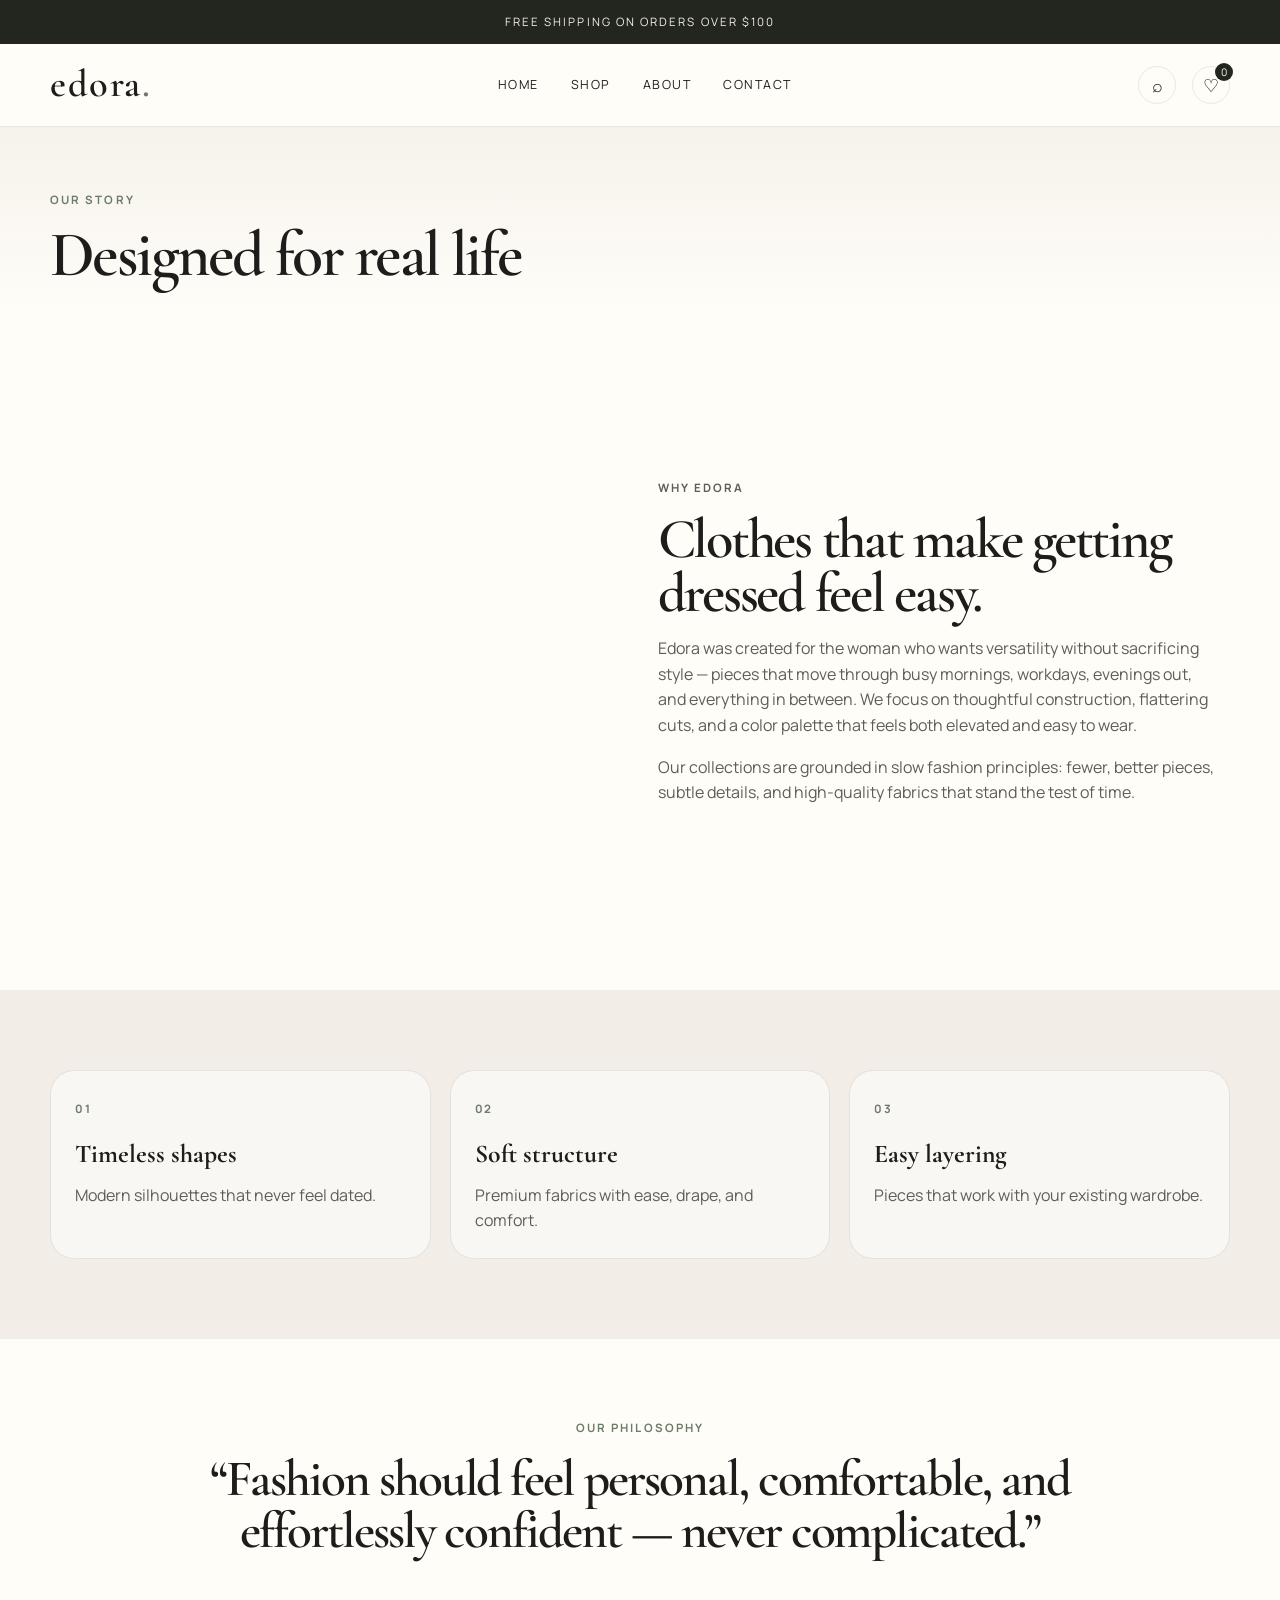
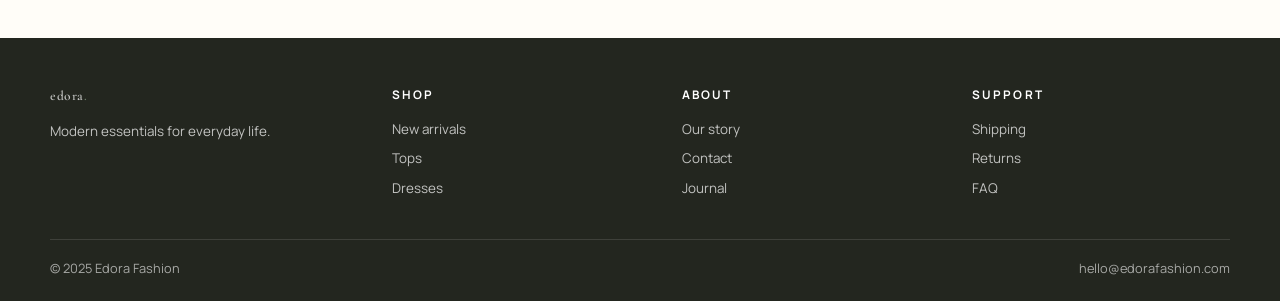
<file: about.html>
<!DOCTYPE html>
<html lang="en">
<head>
  <meta charset="UTF-8" />
  <meta name="viewport" content="width=device-width, initial-scale=1.0" />
  <meta name="description" content="Learn about the Edora Fashion story and philosophy." />
  <title>About | Edora Fashion</title>
  <link rel="preconnect" href="https://fonts.googleapis.com" />
  <link rel="preconnect" href="https://fonts.gstatic.com" crossorigin />
  <link href="https://fonts.googleapis.com/css2?family=Cormorant+Garamond:wght@500;600;700&family=Manrope:wght@400;500;600;700;800&display=swap" rel="stylesheet" />
  <link rel="stylesheet" href="styles.css" />
</head>
<body>
  <div class="topbar">Free shipping on orders over $100</div>

  <header class="site-header">
    <div class="container header-wrap">
      <button class="menu-toggle" aria-label="Open navigation">☰</button>
      <a href="index.html" class="brand">edora<span>.</span></a>
      <nav class="main-nav" aria-label="Main navigation">
        <a href="index.html">Home</a>
        <a href="shop.html">Shop</a>
        <a href="about.html">About</a>
        <a href="contact.html">Contact</a>
      </nav>
      <div class="header-actions">
        <a href="shop.html" class="icon-link" aria-label="Browse products">⌕</a>
        <button class="icon-link bag-button" aria-label="Shopping bag">
          ♡
          <span class="badge" id="cartCount">0</span>
        </button>
      </div>
    </div>
  </header>

  <main class="page-main">
    <section class="page-hero small-hero">
      <div class="container">
        <p class="eyebrow">Our story</p>
        <h1>Designed for real life</h1>
      </div>
    </section>

    <section class="section about-intro">
      <div class="container story-grid about-grid">
        <div class="story-image about-photo"></div>
        <div class="story-copy">
          <p class="eyebrow">Why Edora</p>
          <h2>Clothes that make getting dressed feel easy.</h2>
          <p>Edora was created for the woman who wants versatility without sacrificing style — pieces that move through busy mornings, workdays, evenings out, and everything in between. We focus on thoughtful construction, flattering cuts, and a color palette that feels both elevated and easy to wear.</p>
          <p>Our collections are grounded in slow fashion principles: fewer, better pieces, subtle details, and high-quality fabrics that stand the test of time.</p>
        </div>
      </div>
    </section>

    <section class="section alt-bg">
      <div class="container values-grid">
        <div class="value-card">
          <span>01</span>
          <h3>Timeless shapes</h3>
          <p>Modern silhouettes that never feel dated.</p>
        </div>
        <div class="value-card">
          <span>02</span>
          <h3>Soft structure</h3>
          <p>Premium fabrics with ease, drape, and comfort.</p>
        </div>
        <div class="value-card">
          <span>03</span>
          <h3>Easy layering</h3>
          <p>Pieces that work with your existing wardrobe.</p>
        </div>
      </div>
    </section>

    <section class="section">
      <div class="container quote-box">
        <p class="eyebrow">Our philosophy</p>
        <blockquote>“Fashion should feel personal, comfortable, and effortlessly confident — never complicated.”</blockquote>
      </div>
    </section>
  </main>

  <footer class="site-footer">
    <div class="container footer-grid">
      <div>
        <a class="brand footer-brand" href="index.html">edora<span>.</span></a>
        <p>Modern essentials for everyday life.</p>
      </div>
      <div>
        <h3>Shop</h3>
        <a href="shop.html">New arrivals</a>
        <a href="shop.html?category=tops">Tops</a>
        <a href="shop.html?category=dresses">Dresses</a>
      </div>
      <div>
        <h3>About</h3>
        <a href="about.html">Our story</a>
        <a href="contact.html">Contact</a>
        <a href="shop.html">Journal</a>
      </div>
      <div>
        <h3>Support</h3>
        <a href="contact.html">Shipping</a>
        <a href="contact.html">Returns</a>
        <a href="contact.html">FAQ</a>
      </div>
    </div>
    <div class="container footer-bottom">
      <span>© 2025 Edora Fashion</span>
      <span>hello@edorafashion.com</span>
    </div>
  </footer>

  <div class="toast" id="toast" role="status" aria-live="polite"></div>
  <script src="script.js"></script>
</body>
</html>
</file>
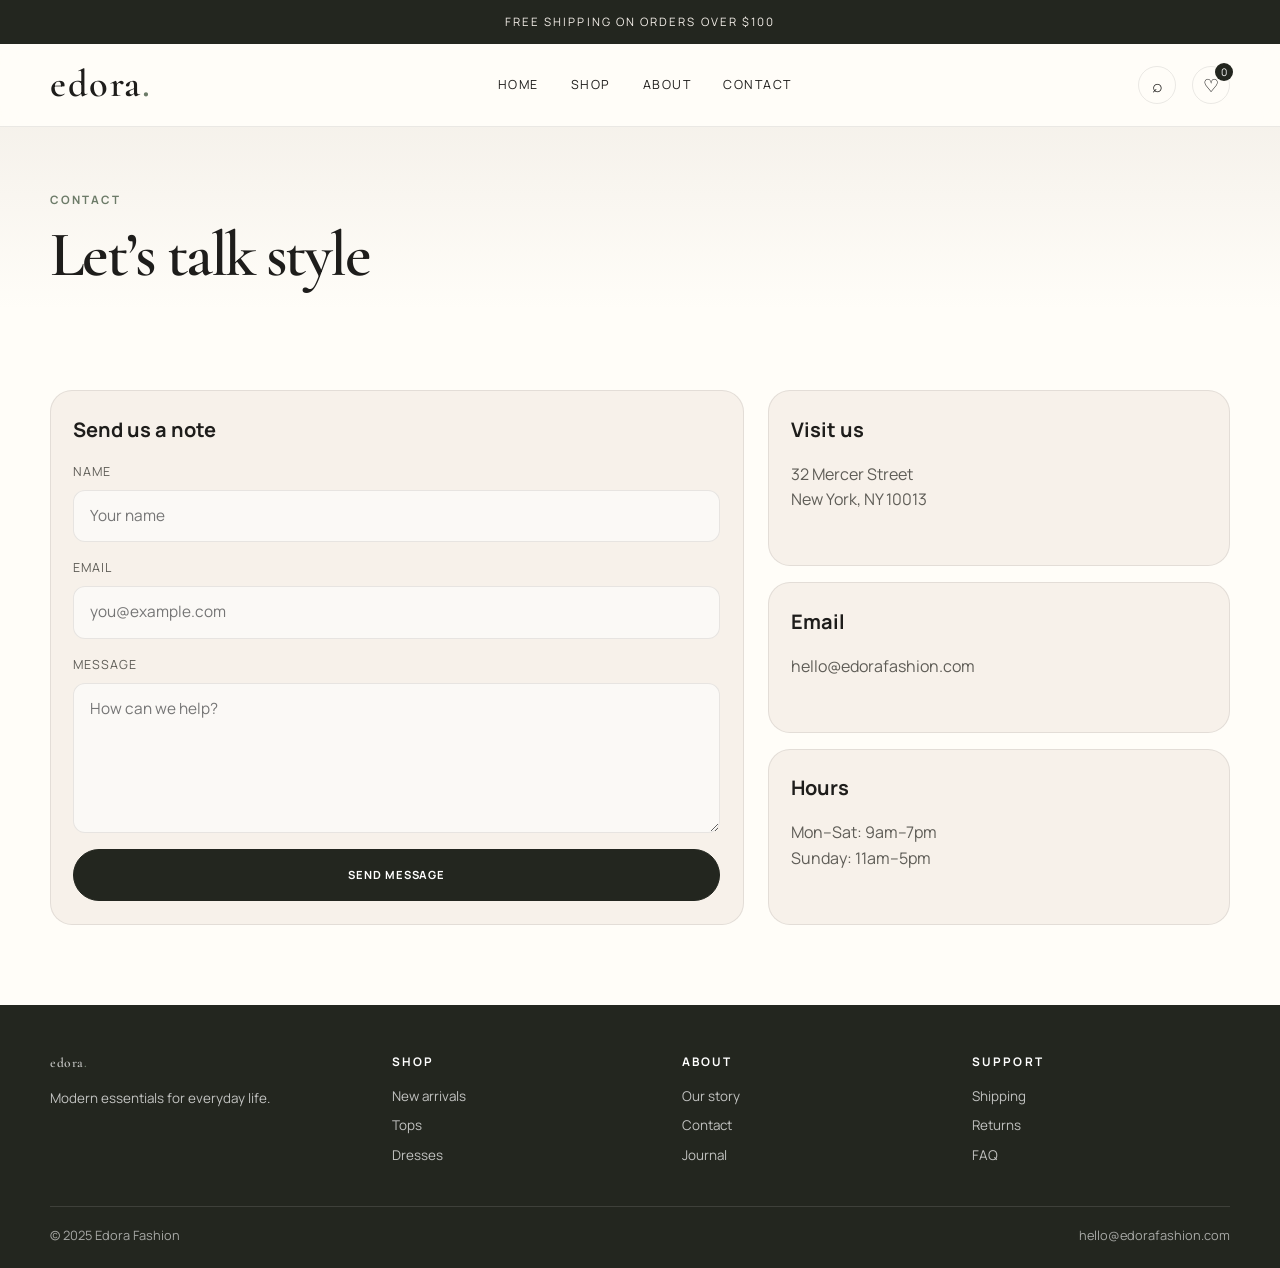
<file: contact.html>
<!DOCTYPE html>
<html lang="en">
<head>
  <meta charset="UTF-8" />
  <meta name="viewport" content="width=device-width, initial-scale=1.0" />
  <meta name="description" content="Contact Edora Fashion for shipping, styling, or general inquiries." />
  <title>Contact | Edora Fashion</title>
  <link rel="preconnect" href="https://fonts.googleapis.com" />
  <link rel="preconnect" href="https://fonts.gstatic.com" crossorigin />
  <link href="https://fonts.googleapis.com/css2?family=Cormorant+Garamond:wght@500;600;700&family=Manrope:wght@400;500;600;700;800&display=swap" rel="stylesheet" />
  <link rel="stylesheet" href="styles.css" />
</head>
<body>
  <div class="topbar">Free shipping on orders over $100</div>

  <header class="site-header">
    <div class="container header-wrap">
      <button class="menu-toggle" aria-label="Open navigation">☰</button>
      <a href="index.html" class="brand">edora<span>.</span></a>
      <nav class="main-nav" aria-label="Main navigation">
        <a href="index.html">Home</a>
        <a href="shop.html">Shop</a>
        <a href="about.html">About</a>
        <a href="contact.html">Contact</a>
      </nav>
      <div class="header-actions">
        <a href="shop.html" class="icon-link" aria-label="Browse products">⌕</a>
        <button class="icon-link bag-button" aria-label="Shopping bag">
          ♡
          <span class="badge" id="cartCount">0</span>
        </button>
      </div>
    </div>
  </header>

  <main class="page-main">
    <section class="page-hero small-hero">
      <div class="container">
        <p class="eyebrow">Contact</p>
        <h1>Let’s talk style</h1>
      </div>
    </section>

    <section class="section contact-section">
      <div class="container contact-grid">
        <div class="contact-card">
          <h3>Send us a note</h3>
          <form id="contactForm" class="contact-form">
            <label>
              Name
              <input type="text" name="name" placeholder="Your name" required />
            </label>
            <label>
              Email
              <input type="email" name="email" placeholder="you@example.com" required />
            </label>
            <label>
              Message
              <textarea name="message" rows="5" placeholder="How can we help?" required></textarea>
            </label>
            <button type="submit" class="btn btn-primary">Send message</button>
          </form>
        </div>

        <div class="contact-info">
          <div class="info-card">
            <h3>Visit us</h3>
            <p>32 Mercer Street<br />New York, NY 10013</p>
          </div>
          <div class="info-card">
            <h3>Email</h3>
            <p>hello@edorafashion.com</p>
          </div>
          <div class="info-card">
            <h3>Hours</h3>
            <p>Mon–Sat: 9am–7pm<br />Sunday: 11am–5pm</p>
          </div>
        </div>
      </div>
    </section>
  </main>

  <footer class="site-footer">
    <div class="container footer-grid">
      <div>
        <a class="brand footer-brand" href="index.html">edora<span>.</span></a>
        <p>Modern essentials for everyday life.</p>
      </div>
      <div>
        <h3>Shop</h3>
        <a href="shop.html">New arrivals</a>
        <a href="shop.html?category=tops">Tops</a>
        <a href="shop.html?category=dresses">Dresses</a>
      </div>
      <div>
        <h3>About</h3>
        <a href="about.html">Our story</a>
        <a href="contact.html">Contact</a>
        <a href="shop.html">Journal</a>
      </div>
      <div>
        <h3>Support</h3>
        <a href="contact.html">Shipping</a>
        <a href="contact.html">Returns</a>
        <a href="contact.html">FAQ</a>
      </div>
    </div>
    <div class="container footer-bottom">
      <span>© 2025 Edora Fashion</span>
      <span>hello@edorafashion.com</span>
    </div>
  </footer>

  <div class="toast" id="toast" role="status" aria-live="polite"></div>
  <script src="script.js"></script>
</body>
</html>
</file>
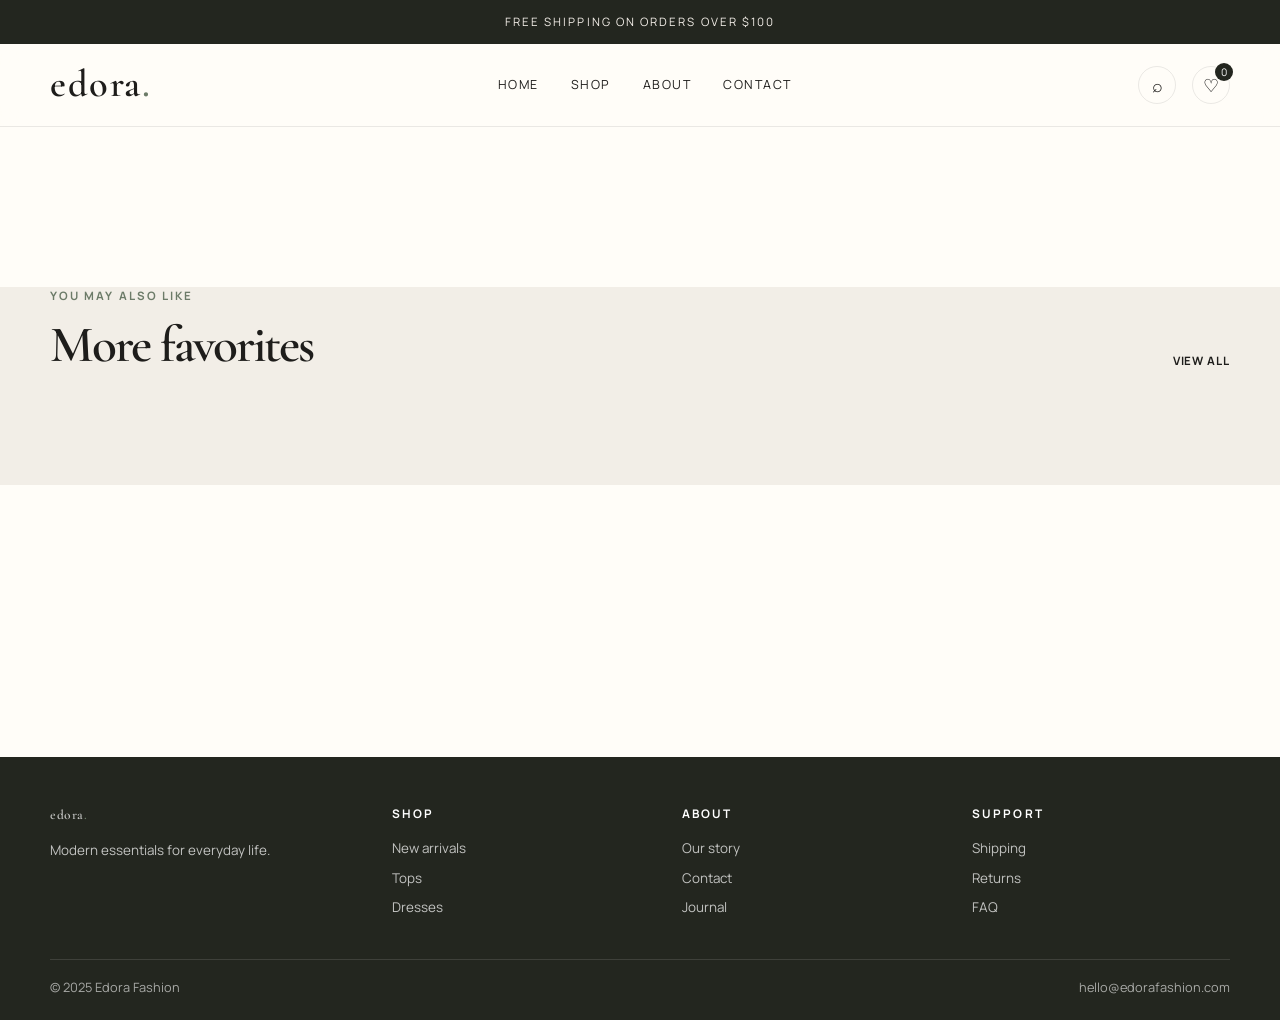
<file: product.html>
<!DOCTYPE html>
<html lang="en">
<head>
  <meta charset="UTF-8" />
  <meta name="viewport" content="width=device-width, initial-scale=1.0" />
  <meta name="description" content="Explore the Edora Fashion product detail page." />
  <title>Product | Edora Fashion</title>
  <link rel="preconnect" href="https://fonts.googleapis.com" />
  <link rel="preconnect" href="https://fonts.gstatic.com" crossorigin />
  <link href="https://fonts.googleapis.com/css2?family=Cormorant+Garamond:wght@500;600;700&family=Manrope:wght@400;500;600;700;800&display=swap" rel="stylesheet" />
  <link rel="stylesheet" href="styles.css" />
</head>
<body>
  <div class="topbar">Free shipping on orders over $100</div>

  <header class="site-header">
    <div class="container header-wrap">
      <button class="menu-toggle" aria-label="Open navigation">☰</button>
      <a href="index.html" class="brand">edora<span>.</span></a>
      <nav class="main-nav" aria-label="Main navigation">
        <a href="index.html">Home</a>
        <a href="shop.html">Shop</a>
        <a href="about.html">About</a>
        <a href="contact.html">Contact</a>
      </nav>
      <div class="header-actions">
        <a href="shop.html" class="icon-link" aria-label="Browse products">⌕</a>
        <button class="icon-link bag-button" aria-label="Shopping bag">
          ♡
          <span class="badge" id="cartCount">0</span>
        </button>
      </div>
    </div>
  </header>

  <main class="page-main">
    <section class="section product-detail-section">
      <div class="container product-detail" id="productDetail"></div>
    </section>

    <section class="section alt-bg related-section">
      <div class="container">
        <div class="section-heading split">
          <div>
            <p class="eyebrow">You may also like</p>
            <h2>More favorites</h2>
          </div>
          <a href="shop.html" class="text-link">View all</a>
        </div>
        <div class="product-grid" id="relatedProducts"></div>
      </div>
    </section>
  </main>

  <footer class="site-footer">
    <div class="container footer-grid">
      <div>
        <a class="brand footer-brand" href="index.html">edora<span>.</span></a>
        <p>Modern essentials for everyday life.</p>
      </div>
      <div>
        <h3>Shop</h3>
        <a href="shop.html">New arrivals</a>
        <a href="shop.html?category=tops">Tops</a>
        <a href="shop.html?category=dresses">Dresses</a>
      </div>
      <div>
        <h3>About</h3>
        <a href="about.html">Our story</a>
        <a href="contact.html">Contact</a>
        <a href="shop.html">Journal</a>
      </div>
      <div>
        <h3>Support</h3>
        <a href="contact.html">Shipping</a>
        <a href="contact.html">Returns</a>
        <a href="contact.html">FAQ</a>
      </div>
    </div>
    <div class="container footer-bottom">
      <span>© 2025 Edora Fashion</span>
      <span>hello@edorafashion.com</span>
    </div>
  </footer>

  <div class="toast" id="toast" role="status" aria-live="polite"></div>
  <script src="script.js"></script>
</body>
</html>
</file>
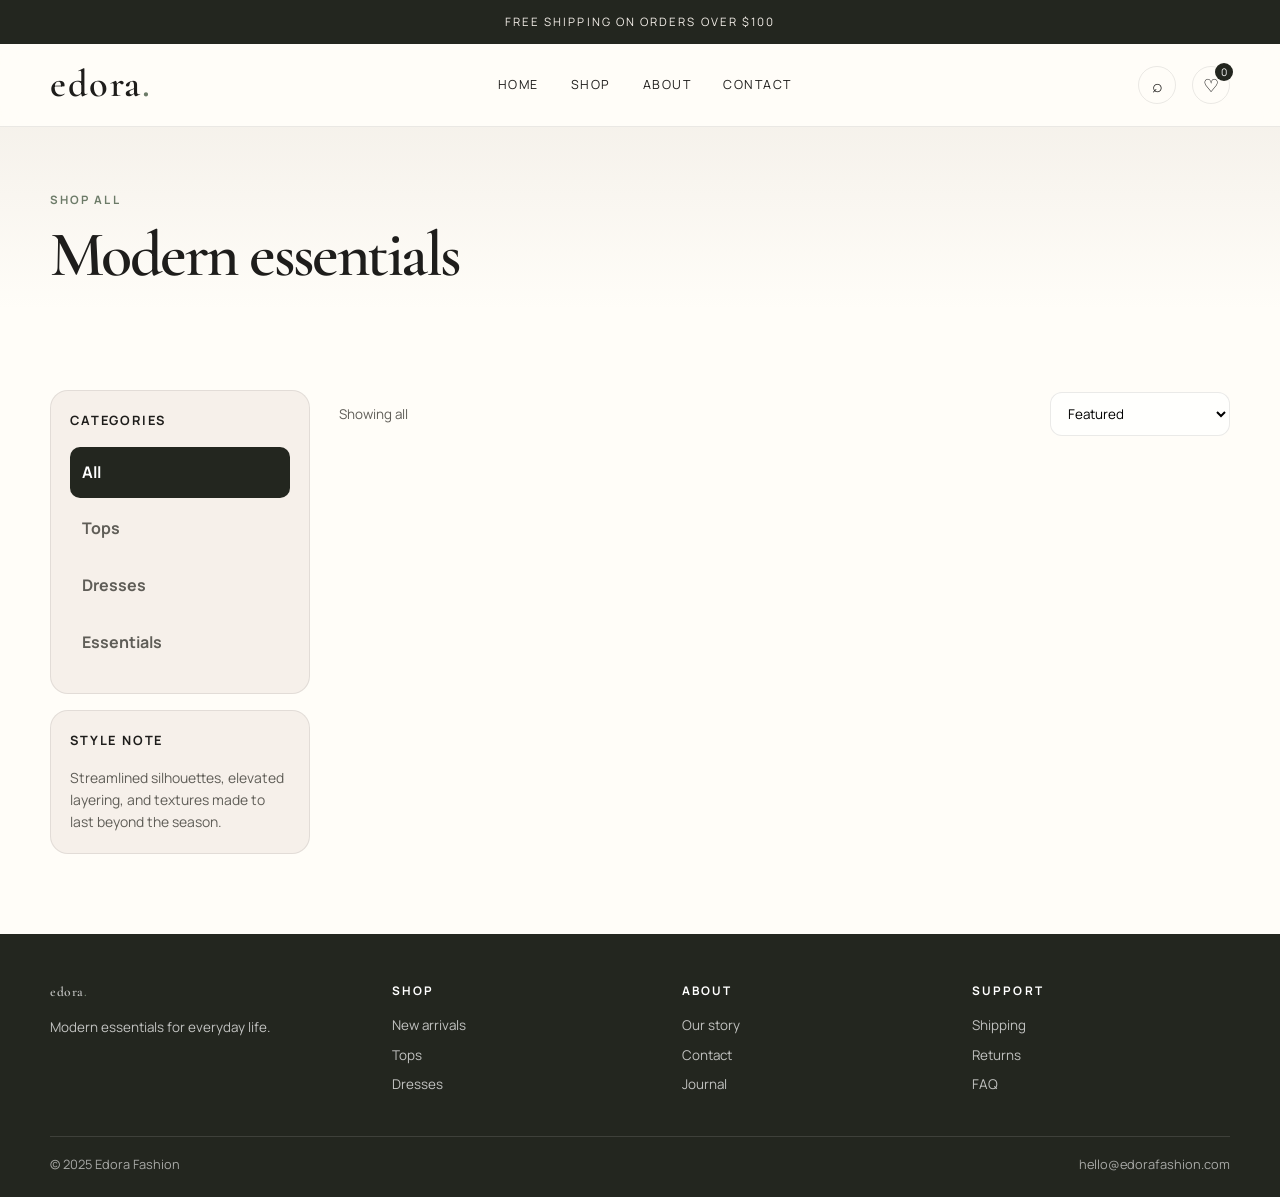
<file: shop.html>
<!DOCTYPE html>
<html lang="en">
<head>
  <meta charset="UTF-8" />
  <meta name="viewport" content="width=device-width, initial-scale=1.0" />
  <meta name="description" content="Shop Edora Fashion essentials and statement silhouettes." />
  <title>Shop | Edora Fashion</title>
  <link rel="preconnect" href="https://fonts.googleapis.com" />
  <link rel="preconnect" href="https://fonts.gstatic.com" crossorigin />
  <link href="https://fonts.googleapis.com/css2?family=Cormorant+Garamond:wght@500;600;700&family=Manrope:wght@400;500;600;700;800&display=swap" rel="stylesheet" />
  <link rel="stylesheet" href="styles.css" />
</head>
<body>
  <div class="topbar">Free shipping on orders over $100</div>

  <header class="site-header">
    <div class="container header-wrap">
      <button class="menu-toggle" aria-label="Open navigation">☰</button>
      <a href="index.html" class="brand">edora<span>.</span></a>
      <nav class="main-nav" aria-label="Main navigation">
        <a href="index.html">Home</a>
        <a href="shop.html">Shop</a>
        <a href="about.html">About</a>
        <a href="contact.html">Contact</a>
      </nav>
      <div class="header-actions">
        <a href="shop.html" class="icon-link" aria-label="Browse products">⌕</a>
        <button class="icon-link bag-button" aria-label="Shopping bag">
          ♡
          <span class="badge" id="cartCount">0</span>
        </button>
      </div>
    </div>
  </header>

  <main class="page-main">
    <section class="page-hero small-hero">
      <div class="container">
        <p class="eyebrow">Shop all</p>
        <h1>Modern essentials</h1>
      </div>
    </section>

    <section class="section">
      <div class="container shop-layout">
        <aside class="shop-sidebar">
          <div class="sidebar-card">
            <h3>Categories</h3>
            <button class="filter-btn active" data-filter="all">All</button>
            <button class="filter-btn" data-filter="tops">Tops</button>
            <button class="filter-btn" data-filter="dresses">Dresses</button>
            <button class="filter-btn" data-filter="essentials">Essentials</button>
          </div>
          <div class="sidebar-card">
            <h3>Style note</h3>
            <p>Streamlined silhouettes, elevated layering, and textures made to last beyond the season.</p>
          </div>
        </aside>

        <div class="shop-content">
          <div class="toolbar">
            <p id="resultsCount">Showing all</p>
            <select aria-label="Sort products" class="sort-select">
              <option value="featured">Featured</option>
              <option value="low-high">Price: Low to High</option>
              <option value="high-low">Price: High to Low</option>
            </select>
          </div>
          <div class="product-grid" id="shopProducts"></div>
        </div>
      </div>
    </section>
  </main>

  <footer class="site-footer">
    <div class="container footer-grid">
      <div>
        <a class="brand footer-brand" href="index.html">edora<span>.</span></a>
        <p>Modern essentials for everyday life.</p>
      </div>
      <div>
        <h3>Shop</h3>
        <a href="shop.html">New arrivals</a>
        <a href="shop.html?category=tops">Tops</a>
        <a href="shop.html?category=dresses">Dresses</a>
      </div>
      <div>
        <h3>About</h3>
        <a href="about.html">Our story</a>
        <a href="contact.html">Contact</a>
        <a href="shop.html">Journal</a>
      </div>
      <div>
        <h3>Support</h3>
        <a href="contact.html">Shipping</a>
        <a href="contact.html">Returns</a>
        <a href="contact.html">FAQ</a>
      </div>
    </div>
    <div class="container footer-bottom">
      <span>© 2025 Edora Fashion</span>
      <span>hello@edorafashion.com</span>
    </div>
  </footer>

  <div class="toast" id="toast" role="status" aria-live="polite"></div>
  <script src="script.js"></script>
</body>
</html>
</file>
<file: styles.css>
:root {
  --bg: #f5f0e8;
  --paper: #fffdf8;
  --ink: #1e1d1b;
  --muted: #5f5d57;
  --soft: #e6dfd5;
  --earth: #b9a695;
  --sage: #6c7b68;
  --dark: #23261f;
  --shadow: rgba(31, 26, 22, 0.08);
  --border: rgba(31, 26, 22, 0.09);
  --radius: 24px;
  --container: 1180px;
}

* { box-sizing: border-box; }
html { scroll-behavior: smooth; }
body {
  margin: 0;
  background: var(--paper);
  color: var(--ink);
  font-family: "Manrope", sans-serif;
  line-height: 1.6;
}
img {
  display: block;
  max-width: 100%;
}
a {
  color: inherit;
  text-decoration: none;
}
button, input, textarea, select {
  font: inherit;
}

.container {
  width: min(var(--container), calc(100% - 32px));
  margin: 0 auto;
}

.topbar {
  background: var(--dark);
  color: #f4efe9;
  text-align: center;
  font-size: 0.72rem;
  letter-spacing: 0.18em;
  text-transform: uppercase;
  padding: 0.8rem 1rem;
}

.site-header {
  position: sticky;
  top: 0;
  z-index: 20;
  backdrop-filter: blur(12px);
  background: rgba(255, 253, 248, 0.88);
  border-bottom: 1px solid var(--border);
}

.header-wrap {
  display: flex;
  align-items: center;
  justify-content: space-between;
  gap: 1.5rem;
  min-height: 82px;
}

.brand {
  font-family: "Cormorant Garamond", serif;
  font-size: clamp(2.4rem, 2vw, 3rem);
  letter-spacing: 0.04em;
  font-weight: 600;
  color: var(--ink);
}

.brand span {
  color: var(--sage);
}

.main-nav {
  display: flex;
  align-items: center;
  gap: 2rem;
  font-size: 0.78rem;
  letter-spacing: 0.12em;
  text-transform: uppercase;
}

.main-nav a {
  position: relative;
}

.main-nav a::after {
  content: "";
  position: absolute;
  left: 0;
  bottom: -0.5rem;
  width: 100%;
  height: 1px;
  background: var(--ink);
  transform: scaleX(0);
  transform-origin: left;
  transition: transform 0.2s ease;
}

.main-nav a:hover::after,
.main-nav a:focus-visible::after {
  transform: scaleX(1);
}

.header-actions {
  display: flex;
  align-items: center;
  gap: 1rem;
}

.icon-link {
  width: 38px;
  height: 38px;
  border-radius: 50%;
  border: 1px solid var(--border);
  background: transparent;
  display: inline-flex;
  align-items: center;
  justify-content: center;
  position: relative;
  font-size: 1.1rem;
  cursor: pointer;
}

.badge {
  position: absolute;
  right: -4px;
  top: -4px;
  min-width: 18px;
  height: 18px;
  padding: 0 4px;
  border-radius: 50%;
  background: var(--dark);
  color: white;
  font-size: 0.65rem;
  line-height: 18px;
  text-align: center;
}

.menu-toggle {
  display: none;
  background: transparent;
  border: 1px solid var(--border);
  width: 42px;
  height: 42px;
  border-radius: 50%;
  font-size: 1.2rem;
}

.hero {
  padding: 3.2rem 0 2rem;
  background: linear-gradient(135deg, rgba(182, 166, 150, 0.12), rgba(108, 123, 104, 0.09));
}

.hero-grid {
  display: grid;
  grid-template-columns: 1.05fr 1fr;
  gap: 2.5rem;
  align-items: center;
}

.eyebrow {
  margin: 0 0 1rem;
  color: var(--sage);
  letter-spacing: 0.18em;
  text-transform: uppercase;
  font-size: 0.72rem;
  font-weight: 700;
}

.hero-copy h1,
.section-heading h2,
.page-hero h1,
.story-copy h2,
.newsletter-box h2,
.quote-box blockquote {
  font-family: "Cormorant Garamond", serif;
  font-weight: 600;
  line-height: 0.95;
  letter-spacing: -0.04em;
  margin: 0;
}

.hero-copy h1 {
  font-size: clamp(4rem, 7vw, 7.2rem);
  margin-bottom: 1rem;
}

.lead {
  font-size: 1.04rem;
  max-width: 540px;
  color: var(--muted);
  margin-bottom: 2rem;
}

.hero-actions {
  display: flex;
  flex-wrap: wrap;
  gap: 1rem;
  margin-bottom: 2rem;
}

.btn {
  display: inline-flex;
  align-items: center;
  justify-content: center;
  min-height: 52px;
  border-radius: 999px;
  padding: 0.95rem 1.6rem;
  border: 1px solid var(--ink);
  font-weight: 700;
  letter-spacing: 0.08em;
  text-transform: uppercase;
  font-size: 0.7rem;
  transition: transform 0.2s ease, background 0.2s ease, color 0.2s ease;
}

.btn:hover,
.btn:focus-visible {
  transform: translateY(-1px);
}

.btn-primary {
  background: var(--dark);
  color: white;
  border-color: var(--dark);
}

.btn-secondary {
  background: transparent;
  color: var(--ink);
}

.hero-meta {
  list-style: none;
  padding: 0;
  margin: 0;
  display: flex;
  flex-wrap: wrap;
  gap: 1rem 2rem;
  color: var(--muted);
  font-size: 0.8rem;
}

.hero-meta li::before {
  content: "•";
  color: var(--sage);
  margin-right: 0.5rem;
}

.hero-visual {
  min-height: 620px;
  position: relative;
  background: linear-gradient(135deg, #efe6dc, #dfe7e3);
  border-radius: var(--radius);
  overflow: hidden;
}

.hero-card {
  position: absolute;
  border-radius: 26px;
  overflow: hidden;
  box-shadow: 0 24px 44px rgba(17, 17, 17, 0.12);
  background-size: cover;
  background-position: center;
}

.card-one {
  width: 52%;
  height: 78%;
  right: 8%;
  top: 10%;
  background-image: url("https://images.unsplash.com/photo-1529139574466-a303027c1d8b?auto=format&fit=crop&w=900&q=80");
}

.card-two {
  width: 42%;
  height: 42%;
  left: 7%;
  bottom: 9%;
  background-image: url("https://images.unsplash.com/photo-1483985988355-763728e1935b?auto=format&fit=crop&w=900&q=80");
}

.feature-strip {
  padding: 1rem 0 0;
}

.feature-grid {
  display: grid;
  grid-template-columns: repeat(3, 1fr);
  gap: 1.4rem;
  border: 1px solid var(--border);
  border-radius: 18px;
  background: rgba(255, 255, 255, 0.35);
}

.feature-grid > div {
  padding: 1.6rem 1.4rem;
  display: flex;
  flex-direction: column;
  gap: 0.3rem;
  text-align: center;
}

.feature-grid strong {
  font-size: 0.82rem;
  letter-spacing: 0.08em;
  text-transform: uppercase;
}

.feature-grid span {
  color: var(--muted);
  font-size: 0.8rem;
}

.section {
  padding: 5rem 0;
}

.alt-bg {
  background: #f2eee7;
}

.section-heading {
  margin-bottom: 2.2rem;
}

.section-heading h2 {
  font-size: clamp(2.8rem, 4vw, 4rem);
}

.split {
  display: flex;
  justify-content: space-between;
  align-items: end;
  gap: 1rem;
}

.text-link {
  color: var(--ink);
  font-weight: 700;
  letter-spacing: 0.08em;
  text-transform: uppercase;
  font-size: 0.72rem;
}

.category-grid {
  display: grid;
  grid-template-columns: repeat(3, minmax(0, 1fr));
  gap: 1.5rem;
}

.category-card {
  position: relative;
  overflow: hidden;
  border-radius: 24px;
  min-height: 440px;
  box-shadow: var(--shadow);
}

.category-card img {
  width: 100%;
  height: 100%;
  object-fit: cover;
  filter: saturate(0.9);
}

.category-card div {
  position: absolute;
  inset: auto 0 0 0;
  padding: 1.2rem 1.2rem 1.5rem;
  background: linear-gradient(180deg, transparent 0%, rgba(27, 28, 28, 0.4) 100%);
  color: white;
  font-size: 0.8rem;
  letter-spacing: 0.14em;
  text-transform: uppercase;
  font-weight: 700;
}

.product-grid {
  display: grid;
  grid-template-columns: repeat(4, minmax(0, 1fr));
  gap: 1.5rem;
}

.product-card {
  background: rgba(255, 255, 255, 0.3);
  overflow: hidden;
  border-radius: 21px;
  border: 1px solid var(--border);
  transition: transform 0.2s ease, box-shadow 0.2s ease;
}

.product-card:hover {
  transform: translateY(-4px);
  box-shadow: 0 26px 40px rgba(40, 34, 28, 0.08);
}

.product-image {
  position: relative;
  height: 370px;
  background: #efe9e0;
}

.product-image img {
  width: 100%;
  height: 100%;
  object-fit: cover;
}

.product-badge {
  position: absolute;
  left: 12px;
  top: 12px;
  background: rgba(255, 255, 255, 0.86);
  border-radius: 100px;
  padding: 0.5rem 0.7rem;
  font-size: 0.62rem;
  letter-spacing: 0.12em;
  text-transform: uppercase;
  font-weight: 700;
}

.quick-add {
  position: absolute;
  left: 12px;
  right: 12px;
  bottom: 12px;
  border: none;
  background: rgba(255, 253, 248, 0.94);
  border-radius: 999px;
  min-height: 42px;
  text-transform: uppercase;
  letter-spacing: 0.12em;
  font-size: 0.62rem;
  font-weight: 700;
  cursor: pointer;
}

.product-body {
  padding: 1rem 1rem 1.2rem;
}

.product-name-row {
  display: flex;
  justify-content: space-between;
  gap: 0.6rem;
  align-items: start;
}

.product-name {
  font-size: 1rem;
  font-weight: 700;
}

.product-subtitle {
  color: var(--muted);
  font-size: 0.76rem;
  margin: 0.35rem 0 0;
}

.price {
  font-weight: 800;
  white-space: nowrap;
}

.story-grid {
  display: grid;
  grid-template-columns: 1fr 1fr;
  gap: 2rem;
  align-items: center;
}

.story-image {
  min-height: 520px;
  background-image: url("https://images.unsplash.com/photo-1524504388940-b1c1722653e1?auto=format&fit=crop&w=1200&q=80");
  background-size: cover;
  background-position: center;
  border-radius: var(--radius);
}

.about-photo {
  background-image: url("https://images.unsplash.com/photo-1521572267360-ee0c2909d518?auto=format&fit=crop&w=1200&q=80");
}

.story-copy {
  padding: 1.5rem 0;
}

.story-copy h2 {
  font-size: clamp(3rem, 4.4vw, 5rem);
  margin-bottom: 1rem;
}

.story-copy p {
  color: var(--muted);
  max-width: 560px;
}

.testimonial-wrap {
  text-align: center;
  max-width: 760px;
  margin: 0 auto;
}

.testimonial-wrap blockquote {
  font-size: clamp(2.2rem, 4vw, 4rem);
  margin: 0 0 1rem;
  color: var(--ink);
}

.author {
  color: var(--muted);
  font-size: 0.82rem;
  letter-spacing: 0.12em;
  text-transform: uppercase;
}

.newsletter-box {
  display: flex;
  align-items: center;
  justify-content: space-between;
  gap: 1.5rem;
  background: #f1ece5;
  border: 1px solid var(--border);
  padding: clamp(1.5rem, 3vw, 2.2rem);
  border-radius: 24px;
}

.newsletter-box h2 {
  font-size: clamp(2.4rem, 4vw, 3.5rem);
}

.newsletter-form {
  display: flex;
  align-items: center;
  gap: 0.75rem;
  flex-wrap: wrap;
}

.newsletter-form input {
  min-width: min(100%, 320px);
  min-height: 52px;
  border-radius: 999px;
  border: 1px solid var(--border);
  background: rgba(255,255,255,0.6);
  padding: 0 1.2rem;
}

.site-footer {
  background: var(--dark);
  color: rgba(255,255,255,0.9);
  padding: 3rem 0 1.4rem;
}

.footer-grid {
  display: grid;
  grid-template-columns: 1.2fr 1fr 1fr 1fr;
  gap: 2rem;
  padding-bottom: 2rem;
  border-bottom: 1px solid rgba(255,255,255,0.12);
}

.footer-brand {
  color: white;
}

.site-footer p,
.site-footer a {
  color: rgba(255,255,255,0.72);
  font-size: 0.84rem;
}

.site-footer h3 {
  color: white;
  font-size: 0.74rem;
  letter-spacing: 0.18em;
  text-transform: uppercase;
  margin: 0 0 0.9rem;
}

.site-footer a {
  display: block;
  margin-bottom: 0.5rem;
}

.footer-bottom {
  display: flex;
  justify-content: space-between;
  gap: 1rem;
  padding-top: 1.1rem;
  color: rgba(255,255,255,0.6);
  font-size: 0.8rem;
}

.page-main {
  min-height: 70vh;
}

.page-hero {
  padding: 4rem 0 1.5rem;
}

.small-hero {
  background: linear-gradient(180deg, rgba(182, 166, 150, 0.13), rgba(255,255,255,0));
}

.page-hero h1 {
  font-size: clamp(3.2rem, 5vw, 5.5rem);
}

.shop-layout {
  display: grid;
  grid-template-columns: 260px minmax(0, 1fr);
  gap: 1.8rem;
}

.shop-sidebar {
  display: grid;
  gap: 1rem;
}

.sidebar-card {
  background: #f6f0ea;
  border: 1px solid var(--border);
  border-radius: 18px;
  padding: 1.2rem;
}

.sidebar-card h3 {
  margin: 0 0 1rem;
  font-size: 0.8rem;
  letter-spacing: 0.14em;
  text-transform: uppercase;
}

.filter-btn {
  display: block;
  width: 100%;
  text-align: left;
  background: transparent;
  border: none;
  font-weight: 700;
  padding: 0.8rem 0.75rem;
  border-radius: 10px;
  margin-bottom: 0.35rem;
  cursor: pointer;
  color: var(--muted);
}

.filter-btn.active {
  background: var(--dark);
  color: white;
}

.sidebar-card p {
  margin: 0;
  color: var(--muted);
  font-size: 0.87rem;
}

.toolbar {
  display: flex;
  justify-content: space-between;
  align-items: center;
  margin-bottom: 1.2rem;
  color: var(--muted);
  font-size: 0.84rem;
}

.sort-select {
  border: 1px solid var(--border);
  background: rgba(255,255,255,0.7);
  min-height: 44px;
  min-width: 180px;
  border-radius: 12px;
  padding: 0 0.8rem;
}

.product-detail {
  display: grid;
  grid-template-columns: 1.05fr 0.95fr;
  gap: 2.5rem;
  align-items: center;
}

.gallery-main {
  background: #f3eee6;
  border-radius: 24px;
  overflow: hidden;
  min-height: 640px;
}

.gallery-main img {
  width: 100%;
  height: 100%;
  object-fit: cover;
}

.product-detail-copy {
  padding: 1rem 0;
}

.product-detail-copy h2 {
  font-family: "Cormorant Garamond", serif;
  font-size: clamp(3rem, 4vw, 4.5rem);
  line-height: 0.95;
  margin: 0.35rem 0 0.8rem;
}

.product-price {
  font-size: 2rem;
  font-weight: 800;
  margin-bottom: 1rem;
}

.product-detail-copy p {
  color: var(--muted);
}

.option-group {
  margin: 1.4rem 0;
}

.option-group h3 {
  font-size: 0.72rem;
  letter-spacing: 0.12em;
  text-transform: uppercase;
  margin: 0 0 0.7rem;
}

.size-options,
.color-options {
  display: flex;
  flex-wrap: wrap;
  gap: 0.6rem;
}

.size-option,
.color-option {
  border: 1px solid var(--border);
  background: rgba(255,255,255,0.5);
  border-radius: 999px;
  min-height: 42px;
  padding: 0.35rem 0.9rem;
  cursor: pointer;
}

.size-option.active,
.color-option.active {
  background: var(--dark);
  color: white;
  border-color: var(--dark);
}

.color-option {
  min-width: 42px;
  padding: 0.2rem;
  display: inline-flex;
  align-items: center;
  justify-content: center;
  font-size: 0.7rem;
  letter-spacing: 0.08em;
  text-transform: uppercase;
}

.product-details-actions {
  display: flex;
  gap: 0.9rem;
  flex-wrap: wrap;
  margin-top: 1.6rem;
}

.meta-list {
  list-style: none;
  padding: 0;
  margin: 1.4rem 0 0;
  display: grid;
  gap: 0.6rem;
  color: var(--muted);
  font-size: 0.88rem;
}

.related-section {
  padding-top: 0;
}

.about-grid {
  gap: 2.2rem;
}

.values-grid {
  display: grid;
  grid-template-columns: repeat(3, minmax(0, 1fr));
  gap: 1.2rem;
}

.value-card {
  background: rgba(255,255,255,0.5);
  border: 1px solid var(--border);
  border-radius: 24px;
  padding: 1.5rem;
}

.value-card span {
  color: var(--sage);
  font-size: 0.72rem;
  letter-spacing: 0.14em;
  text-transform: uppercase;
  font-weight: 700;
}

.value-card h3 {
  font-size: 1.6rem;
  margin: 0.8rem 0 0.5rem;
  font-family: "Cormorant Garamond", serif;
}

.value-card p {
  color: var(--muted);
  margin: 0;
}

.quote-box {
  text-align: center;
  max-width: 860px;
  margin: 0 auto;
}

.quote-box blockquote {
  font-size: clamp(2.8rem, 4vw, 4.2rem);
  line-height: 1.02;
  margin: 0;
}

.contact-grid {
  display: grid;
  grid-template-columns: 1.2fr 0.8fr;
  gap: 1.5rem;
}

.contact-card,
.info-card {
  background: #f7f1ea;
  border: 1px solid var(--border);
  border-radius: 22px;
  padding: 1.4rem;
}

.contact-card h3,
.info-card h3 {
  margin: 0 0 1rem;
  font-size: 1.25rem;
}

.contact-form {
  display: grid;
  gap: 1rem;
}

.contact-form label {
  display: grid;
  gap: 0.52rem;
  color: var(--muted);
  font-size: 0.78rem;
  letter-spacing: 0.08em;
  text-transform: uppercase;
}

.contact-form input,
.contact-form textarea {
  border: 1px solid var(--border);
  background: rgba(255,255,255,0.55);
  min-height: 50px;
  border-radius: 12px;
  padding: 0.8rem 1rem;
  font-size: 0.96rem;
}

.contact-form textarea {
  min-height: 150px;
  resize: vertical;
}

.contact-info {
  display: grid;
  gap: 1rem;
}

.info-card p {
  color: var(--muted);
  margin: 0;
}

.toast {
  position: fixed;
  left: 50%;
  bottom: 26px;
  transform: translate(-50%, 18px);
  background: var(--dark);
  color: white;
  padding: 0.8rem 1.15rem;
  border-radius: 999px;
  font-size: 0.8rem;
  letter-spacing: 0.06em;
  text-transform: uppercase;
  opacity: 0;
  pointer-events: none;
  transition: opacity 0.2s ease, transform 0.2s ease;
  z-index: 99;
}

.toast.show {
  opacity: 1;
  transform: translate(-50%, 0);
}

@media (max-width: 980px) {
  .hero-grid,
  .product-detail,
  .story-grid,
  .contact-grid,
  .shop-layout {
    grid-template-columns: 1fr;
  }

  .product-grid {
    grid-template-columns: repeat(2, minmax(0, 1fr));
  }

  .category-grid,
  .values-grid,
  .footer-grid {
    grid-template-columns: repeat(2, minmax(0, 1fr));
  }

  .newsletter-box {
    flex-direction: column;
    align-items: flex-start;
  }
}

@media (max-width: 720px) {
  .main-nav {
    position: absolute;
    top: 82px;
    left: 0;
    right: 0;
    padding: 1.25rem 1rem;
    background: rgba(255, 253, 248, 0.96);
    border-bottom: 1px solid var(--border);
    display: none;
    flex-direction: column;
    align-items: flex-start;
    gap: 1rem;
  }

  .main-nav.open {
    display: flex;
  }

  .menu-toggle {
    display: inline-flex;
    align-items: center;
    justify-content: center;
  }

  .product-grid {
    grid-template-columns: 1fr;
  }

  .feature-grid,
  .category-grid,
  .footer-grid,
  .values-grid {
    grid-template-columns: 1fr;
  }

  .split,
  .toolbar,
  .footer-bottom {
    flex-direction: column;
    align-items: flex-start;
  }

  .header-wrap {
    min-height: 72px;
  }

  .brand {
    font-size: 2.3rem;
  }

  .hero {
    padding-top: 2rem;
  }

  .hero-copy h1 {
    font-size: 4rem;
  }

  .story-copy h2,
  .section-heading h2 {
    line-height: 1;
  }
}
</file>
